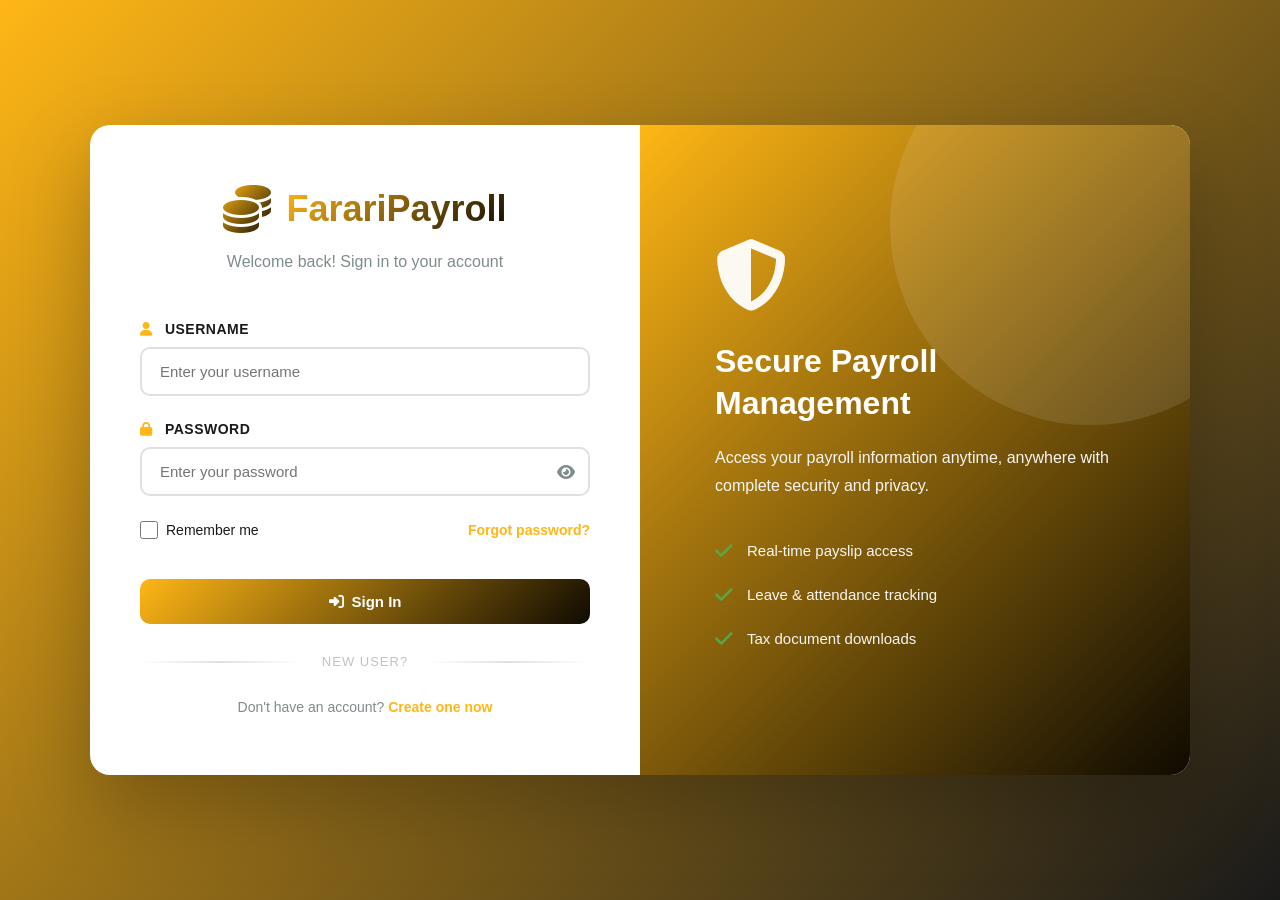
<file: login.html>
<!DOCTYPE html>
<html lang="en">
<head>
    <meta charset="UTF-8">
    <meta name="viewport" content="width=device-width, initial-scale=1.0">
    <title>Login - PayrollPro</title>
    <link rel="stylesheet" href="https://cdnjs.cloudflare.com/ajax/libs/font-awesome/6.4.0/css/all.min.css">
    <link rel="stylesheet" href="auth.css">
</head>
<body>
    <div class="auth-container">
        <div class="auth-card">
            <div class="auth-header">
                <div class="logo">
                    <i class="fas fa-coins"></i>
                    <h1>FarariPayroll</h1>
                </div>
                <p class="subtitle">Welcome back! Sign in to your account</p>
            </div>

            <form id="loginForm" class="auth-form">
                <div id="alertBox" class="alert"></div>

                <div class="form-group">
                    <label for="u">
                        <i class="fas fa-user"></i> Username
                    </label>
                    <input type="text" id="u" required placeholder="Enter your username">
                </div>

                <div class="form-group">
                    <label for="p">
                        <i class="fas fa-lock"></i> Password
                    </label>
                    <div class="password-wrapper">
                        <input type="password" id="p" required placeholder="Enter your password">
                        <i class="fas fa-eye toggle-password"></i>
                    </div>
                </div>

                <div class="form-options">
                    <label class="checkbox-label">
                        <input type="checkbox"> Remember me
                    </label>
                    <a href="#" class="forgot-link">Forgot password?</a>
                </div>

                <button type="submit" class="btn btn-primary">
                    <i class="fas fa-sign-in-alt"></i> Sign In
                </button>

                <div class="divider"><span>New User?</span></div>

                <p class="auth-footer">
                    Don't have an account? <a href="register.html">Create one now</a>
                </p>
            </form>
        </div>

        <div class="auth-info">
            <div class="info-content">
                <i class="fas fa-shield-alt info-icon"></i>
                <h2>Secure Payroll Management</h2>
                <p>Access your payroll information anytime, anywhere with complete security and privacy.</p>
                <ul class="feature-list">
                    <li><i class="fas fa-check"></i> Real-time payslip access</li>
                    <li><i class="fas fa-check"></i> Leave & attendance tracking</li>
                    <li><i class="fas fa-check"></i> Tax document downloads</li>             
                </ul>
            </div>
        </div>
    </div>

    <script>
        // Toggle password
        document.querySelector('.toggle-password').addEventListener('click', function() {
            const passwordInput = document.getElementById('p');
            const icon = this;
            
            if (passwordInput.type === 'password') {
                passwordInput.type = 'text';
                icon.classList.remove('fa-eye');
                icon.classList.add('fa-eye-slash');
            } else {
                passwordInput.type = 'password';
                icon.classList.remove('fa-eye-slash');
                icon.classList.add('fa-eye');
            }
        });

        // Show alerts
        function showAlert(message, type) {
            const alertBox = document.getElementById('alertBox');
            alertBox.innerHTML = `<i class="fas fa-${type === 'success' ? 'check-circle' : 'exclamation-circle'}"></i> ${message}`;
            alertBox.className = `alert show alert-${type}`;
            
            setTimeout(() => {
                alertBox.classList.remove('show');
            }, 4000);
        }
    </script>
    <script src="app.js"></script>
</body>
</html>
</file>
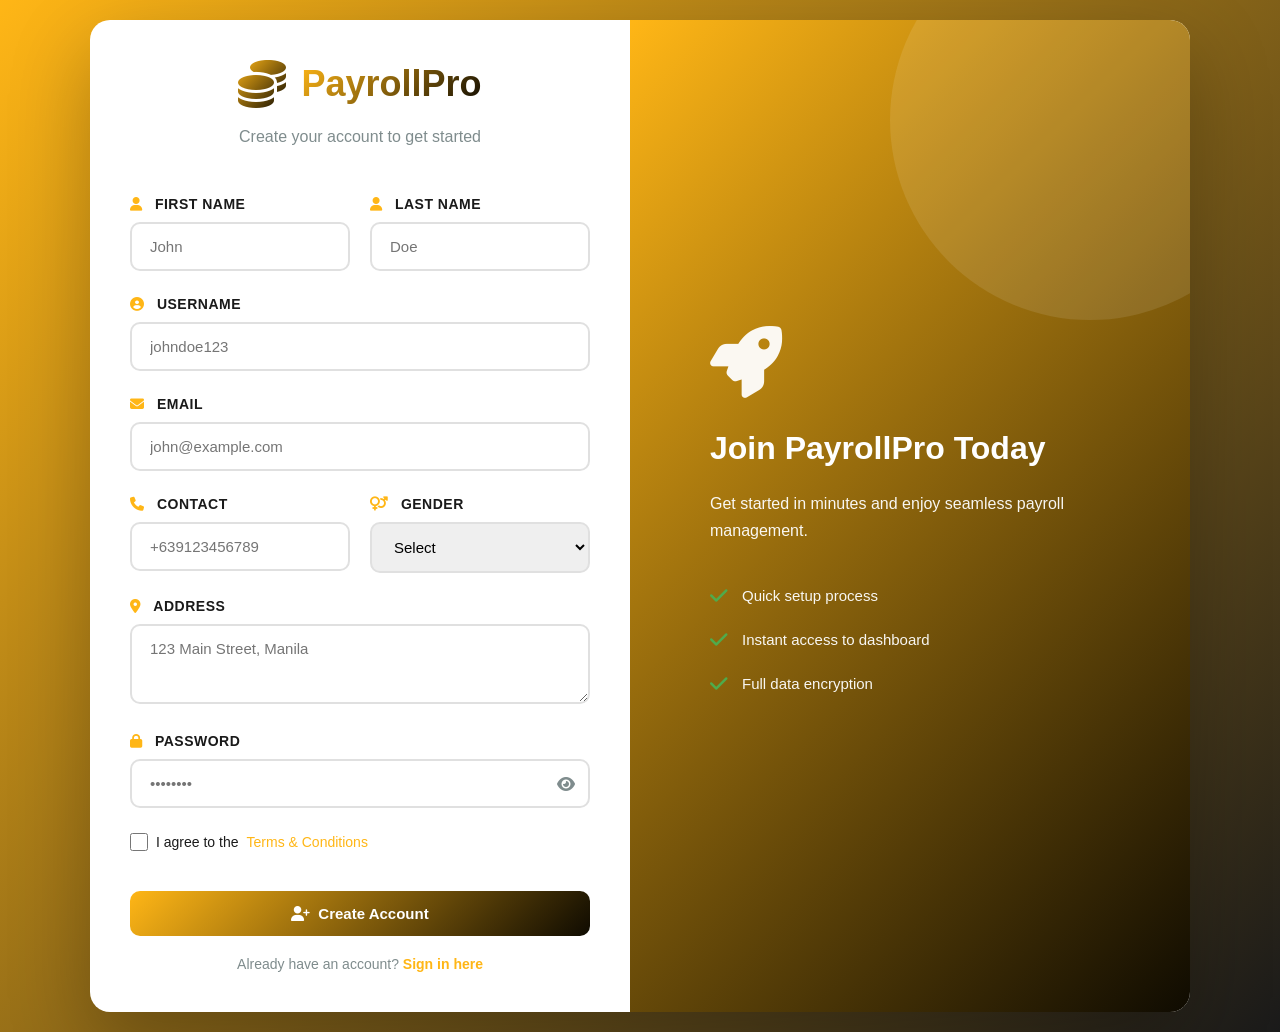
<file: register.html>
<!DOCTYPE html>
<html lang="en">
<head>
    <meta charset="UTF-8">
    <meta name="viewport" content="width=device-width, initial-scale=1.0">
    <title>Register - PayrollPro</title>
    <link rel="stylesheet" href="https://cdnjs.cloudflare.com/ajax/libs/font-awesome/6.4.0/css/all.min.css">
    <link rel="stylesheet" href="auth.css">
</head>
<body>
    <div class="auth-container">
        <div class="auth-card register-card">
            <div class="auth-header">
                <div class="logo">
                    <i class="fas fa-coins"></i>
                    <h1>PayrollPro</h1>
                </div>
                <p class="subtitle">Create your account to get started</p>
            </div>

            <form id="regForm" class="auth-form">
                <div id="alertBox" class="alert"></div>

                <div class="form-row">
                    <div class="form-group">
                        <label for="fn"><i class="fas fa-user"></i> First Name</label>
                        <input type="text" id="fn" required placeholder="John">
                    </div>
                    <div class="form-group">
                        <label for="ln"><i class="fas fa-user"></i> Last Name</label>
                        <input type="text" id="ln" required placeholder="Doe">
                    </div>
                </div>

                <div class="form-group">
                    <label for="u"><i class="fas fa-user-circle"></i> Username</label>
                    <input type="text" id="u" required placeholder="johndoe123">
                </div>

                <div class="form-group">
                    <label for="em"><i class="fas fa-envelope"></i> Email</label>
                    <input type="email" id="em" required placeholder="john@example.com">
                </div>

                <div class="form-row">
                    <div class="form-group">
                        <label for="cn"><i class="fas fa-phone"></i> Contact</label>
                        <input type="tel" id="cn" required placeholder="+639123456789">
                    </div>
                    <div class="form-group">
                        <label for="sx"><i class="fas fa-venus-mars"></i> Gender</label>
                        <select id="sx" required>
                            <option value="">Select</option>
                            <option value="Male">Male</option>
                            <option value="Female">Female</option>
                            <option value="Other">Other</option>
                        </select>
                    </div>
                </div>

                <div class="form-group">
                    <label for="ad"><i class="fas fa-map-marker-alt"></i> Address</label>
                    <textarea id="ad" required placeholder="123 Main Street, Manila"></textarea>
                </div>

                <div class="form-group">
                    <label for="p"><i class="fas fa-lock"></i> Password</label>
                    <div class="password-wrapper">
                        <input type="password" id="p" required placeholder="••••••••">
                        <i class="fas fa-eye toggle-password"></i>
                    </div>
                </div>

                <div class="form-options">
                    <label class="checkbox-label">
                        <input type="checkbox" required> I agree to the <a href="#" style="color: var(--primary); text-decoration: none;">Terms & Conditions</a>
                    </label>
                </div>

                <button type="submit" class="btn btn-primary">
                    <i class="fas fa-user-plus"></i> Create Account
                </button>

                <p class="auth-footer">
                    Already have an account? <a href="login.html">Sign in here</a>
                </p>
            </form>
        </div>

        <div class="auth-info">
            <div class="info-content">
                <i class="fas fa-rocket info-icon"></i>
                <h2>Join PayrollPro Today</h2>
                <p>Get started in minutes and enjoy seamless payroll management.</p>
                <ul class="feature-list">
                    <li><i class="fas fa-check"></i> Quick setup process</li>
                    <li><i class="fas fa-check"></i> Instant access to dashboard</li>
                    <li><i class="fas fa-check"></i> Full data encryption</li>
                    
                </ul>
            </div>
        </div>
    </div>

    <script>
        // Toggle password
        document.querySelector('.toggle-password').addEventListener('click', function() {
            const passwordInput = document.getElementById('p');
            const icon = this;
            
            if (passwordInput.type === 'password') {
                passwordInput.type = 'text';
                icon.classList.remove('fa-eye');
                icon.classList.add('fa-eye-slash');
            } else {
                passwordInput.type = 'password';
                icon.classList.remove('fa-eye-slash');
                icon.classList.add('fa-eye');
            }
        });

        // Show alerts
        function showAlert(message, type) {
            const alertBox = document.getElementById('alertBox');
            alertBox.innerHTML = `<i class="fas fa-${type === 'success' ? 'check-circle' : 'exclamation-circle'}"></i> ${message}`;
            alertBox.className = `alert show alert-${type}`;
            
            setTimeout(() => {
                alertBox.classList.remove('show');
            }, 4000);
        }
    </script>
    <script src="app.js"></script>
</body>
</html>
</file>
<file: auth.css>
* {
    margin: 0;
    padding: 0;
    box-sizing: border-box;
}

:root {
    --primary: #ffb616;
    --secondary: #0f0b01;
    --success: #4caf50;
    --warning: #ff9800;
    --danger: #e74c3c;
    --light: #f5f6fa;
    --dark: #1a1a1a;
    --border: #e0e0e0;
    
    --darkgold: #C9A961;
    
}

body {
    font-family: 'Segoe UI', Tahoma, Geneva, Verdana, sans-serif;
    background: linear-gradient(135deg, var(--primary) 0%, var(--dark) 100%);
    min-height: 100vh;
    display: flex;
    align-items: center;
    justify-content: center;
    padding: 20px;
}

/* ===== Auth Container ===== */
.auth-container {
    display: flex;
    width: 100%;
    max-width: 1100px;
    background: white;
    border-radius: 20px;
    box-shadow: 0 30px 80px rgba(0, 0, 0, 0.25);
    overflow: hidden;
    animation: slideUp 0.6s ease-out;
}

@keyframes slideUp {
    from {
        opacity: 0;
        transform: translateY(30px);
    }
    to {
        opacity: 1;
        transform: translateY(0);
    }
}

/* ===== Auth Card ===== */
.auth-card {
    flex: 1;
    padding: 60px 50px;
    display: flex;
    flex-direction: column;
    justify-content: center;
}

.register-card {
    padding: 40px;
}

/* ===== Auth Header ===== */
.auth-header {
    margin-bottom: 50px;
    text-align: center;
}

.logo {
    display: flex;
    align-items: center;
    justify-content: center;
    gap: 15px;
    margin-bottom: 20px;
}

.logo i {
    font-size: 48px;
    background: linear-gradient(135deg, var(--primary), var(--secondary));
    -webkit-background-clip: text;
    -webkit-text-fill-color: transparent;
    background-clip: text;
}

.logo h1 {
    font-size: 36px;
    background: linear-gradient(135deg, var(--primary), var(--secondary));
    -webkit-background-clip: text;
    -webkit-text-fill-color: transparent;
    background-clip: text;
    font-weight: 700;
}

.subtitle {
    color: #7f8c8d;
    font-size: 16px;
    margin-top: 10px;
    font-weight: 500;
}

/* ===== Form ===== */
.auth-form {
    max-width: 500px;
    margin: 0 auto;
    width: 100%;
}

.form-group {
    margin-bottom: 25px;
    animation: fadeInUp 0.5s ease-out forwards;
    opacity: 0;
}

.form-group:nth-child(1) { animation-delay: 0.1s; }
.form-group:nth-child(2) { animation-delay: 0.2s; }
.form-group:nth-child(3) { animation-delay: 0.3s; }
.form-group:nth-child(4) { animation-delay: 0.4s; }
.form-group:nth-child(5) { animation-delay: 0.5s; }

@keyframes fadeInUp {
    to {
        opacity: 1;
        transform: translateY(0);
    }
    from {
        opacity: 0;
        transform: translateY(10px);
    }
}

.form-group label {
    display: block;
    margin-bottom: 10px;
    color: var(--dark);
    font-weight: 600;
    font-size: 14px;
    text-transform: uppercase;
    letter-spacing: 0.5px;
}

.form-group label i {
    margin-right: 8px;
    color: var(--primary);
}

.form-group input,
.form-group select,
.form-group textarea {
    width: 100%;
    padding: 14px 18px;
    border: 2px solid var(--border);
    border-radius: 10px;
    font-size: 15px;
    transition: all 0.3s ease;
    font-family: inherit;
}

.form-group input:focus,
.form-group select:focus,
.form-group textarea:focus {
    outline: none;
    border-color: var(--primary);
    background: linear-gradient(135deg, rgba(102, 126, 234, 0.05), rgba(118, 75, 162, 0.05));
    box-shadow: 0 0 0 4px rgba(102, 126, 234, 0.1);
}

.form-group textarea {
    resize: vertical;
    min-height: 80px;
}

/* ===== Password Wrapper ===== */
.password-wrapper {
    position: relative;
}

.password-wrapper input {
    padding-right: 45px;
}

.toggle-password {
    position: absolute;
    right: 15px;
    top: 50%;
    transform: translateY(-50%);
    cursor: pointer;
    color: #7f8c8d;
    transition: all 0.3s;
}

.toggle-password:hover {
    color: var(--primary);
}

/* ===== Form Row ===== */
.form-row {
    display: grid;
    grid-template-columns: 1fr 1fr;
    gap: 20px;
}

/* ===== Buttons ===== */
.btn {
    padding: 14px 28px;
    border: none;
    border-radius: 10px;
    font-size: 15px;
    font-weight: 600;
    cursor: pointer;
    transition: all 0.3s ease;
    display: inline-flex;
    align-items: center;
    justify-content: center;
    gap: 8px;
}

.btn-primary {
    background: linear-gradient(135deg, var(--primary), var(--secondary));
    color: white;
    width: 100%;
    margin-top: 10px;
}

.btn-primary:hover {
    transform: translateY(-3px);
    box-shadow: 0 15px 35px rgba(102, 126, 234, 0.4);
}

.btn-primary:active {
    transform: translateY(-1px);
}

.btn-block {
    width: 100%;
}

/* ===== Form Options ===== */
.form-options {
    display: flex;
    justify-content: space-between;
    align-items: center;
    margin-bottom: 30px;
    flex-wrap: wrap;
    gap: 10px;
}

.checkbox-label {
    display: flex;
    align-items: center;
    gap: 8px;
    font-size: 14px;
    color: var(--dark);
    cursor: pointer;
}

.checkbox-label input[type="checkbox"] {
    width: 18px;
    height: 18px;
    cursor: pointer;
    accent-color: var(--primary);
}

.forgot-link {
    color: var(--primary);
    text-decoration: none;
    font-size: 14px;
    font-weight: 600;
    transition: color 0.3s;
}

.forgot-link:hover {
    color: var(--secondary);
    text-decoration: underline;
}

/* ===== Divider ===== */
.divider {
    display: flex;
    align-items: center;
    margin: 30px 0;
    color: #bdc3c7;
    font-size: 13px;
    text-transform: uppercase;
    letter-spacing: 1px;
}

.divider::before,
.divider::after {
    content: '';
    flex: 1;
    height: 2px;
    background: linear-gradient(90deg, transparent, var(--border), transparent);
}

.divider span {
    padding: 0 20px;
}

/* ===== Footer ===== */
.auth-footer {
    text-align: center;
    color: #7f8c8d;
    font-size: 14px;
    margin-top: 20px;
}

.auth-footer a {
    color: var(--primary);
    text-decoration: none;
    font-weight: 700;
    transition: all 0.3s;
}

.auth-footer a:hover {
    color: var(--secondary);
    text-decoration: underline;
}

/* ===== Alert Messages ===== */
.alert {
    padding: 14px 18px;
    border-radius: 10px;
    margin-bottom: 25px;
    font-size: 14px;
    display: none;
    align-items: center;
    gap: 12px;
    animation: slideDown 0.3s ease-out;
}

@keyframes slideDown {
    from {
        opacity: 0;
        transform: translateY(-10px);
    }
    to {
        opacity: 1;
        transform: translateY(0);
    }
}

.alert.show {
    display: flex;
}

.alert-success {
    background: #d4edda;
    color: #155724;
    border-left: 4px solid #28a745;
}

.alert-error {
    background: #f8d7da;
    color: #721c24;
    border-left: 4px solid #dc3545;
}

.alert-warning {
    background: #fff3cd;
    color: #856404;
    border-left: 4px solid #ffc107;
}

/* ===== Info Section ===== */
.auth-info {
    flex: 1;
    background: linear-gradient(135deg, var(--primary) 0%, var(--secondary) 100%);
    color: white;
    padding: 60px 50px;
    display: flex;
    align-items: center;
    justify-content: center;
    position: relative;
    overflow: hidden;
}

.auth-info::before {
    content: '';
    position: absolute;
    width: 400px;
    height: 400px;
    background: rgba(255, 255, 255, 0.1);
    border-radius: 50%;
    top: -100px;
    right: -100px;
    animation: float 6s ease-in-out infinite;
}

@keyframes float {
    0%, 100% { transform: translateY(0px); }
    50% { transform: translateY(20px); }
}

.info-content {
    max-width: 400px;
    position: relative;
    z-index: 1;
}

.info-icon {
    font-size: 72px;
    margin-bottom: 30px;
    display: block;
    opacity: 0.95;
    animation: bounceIn 0.8s ease-out;
}

@keyframes bounceIn {
    0% {
        opacity: 0;
        transform: scale(0.3);
    }
    50% {
        opacity: 1;
    }
    100% {
        transform: scale(1);
    }
}

.info-content h2 {
    font-size: 32px;
    margin-bottom: 20px;
    font-weight: 700;
    line-height: 1.3;
}

.info-content p {
    font-size: 16px;
    line-height: 1.7;
    margin-bottom: 30px;
    opacity: 0.95;
}

.feature-list {
    list-style: none;
}

.feature-list li {
    padding: 12px 0;
    display: flex;
    align-items: center;
    gap: 12px;
    font-size: 15px;
    opacity: 0.95;
    transition: all 0.3s;
}

.feature-list li:hover {
    transform: translateX(5px);
}

.feature-list li i {
    font-size: 20px;
    color: var(--success);
    min-width: 20px;
}

/* ===== Responsive ===== */
@media (max-width: 968px) {
    .auth-info {
        display: none;
    }

    .auth-container {
        max-width: 600px;
    }
}

@media (max-width: 576px) {
    .auth-card {
        padding: 40px 25px;
    }

    .register-card {
        padding: 30px 20px;
    }

    .logo h1 {
        font-size: 28px;
    }

    .auth-header {
        margin-bottom: 35px;
    }

    .form-row {
        grid-template-columns: 1fr;
    }

    .form-options {
        flex-direction: column;
        align-items: flex-start;
    }

    .auth-form {
        padding: 0 10px;
    }
}
</file>
